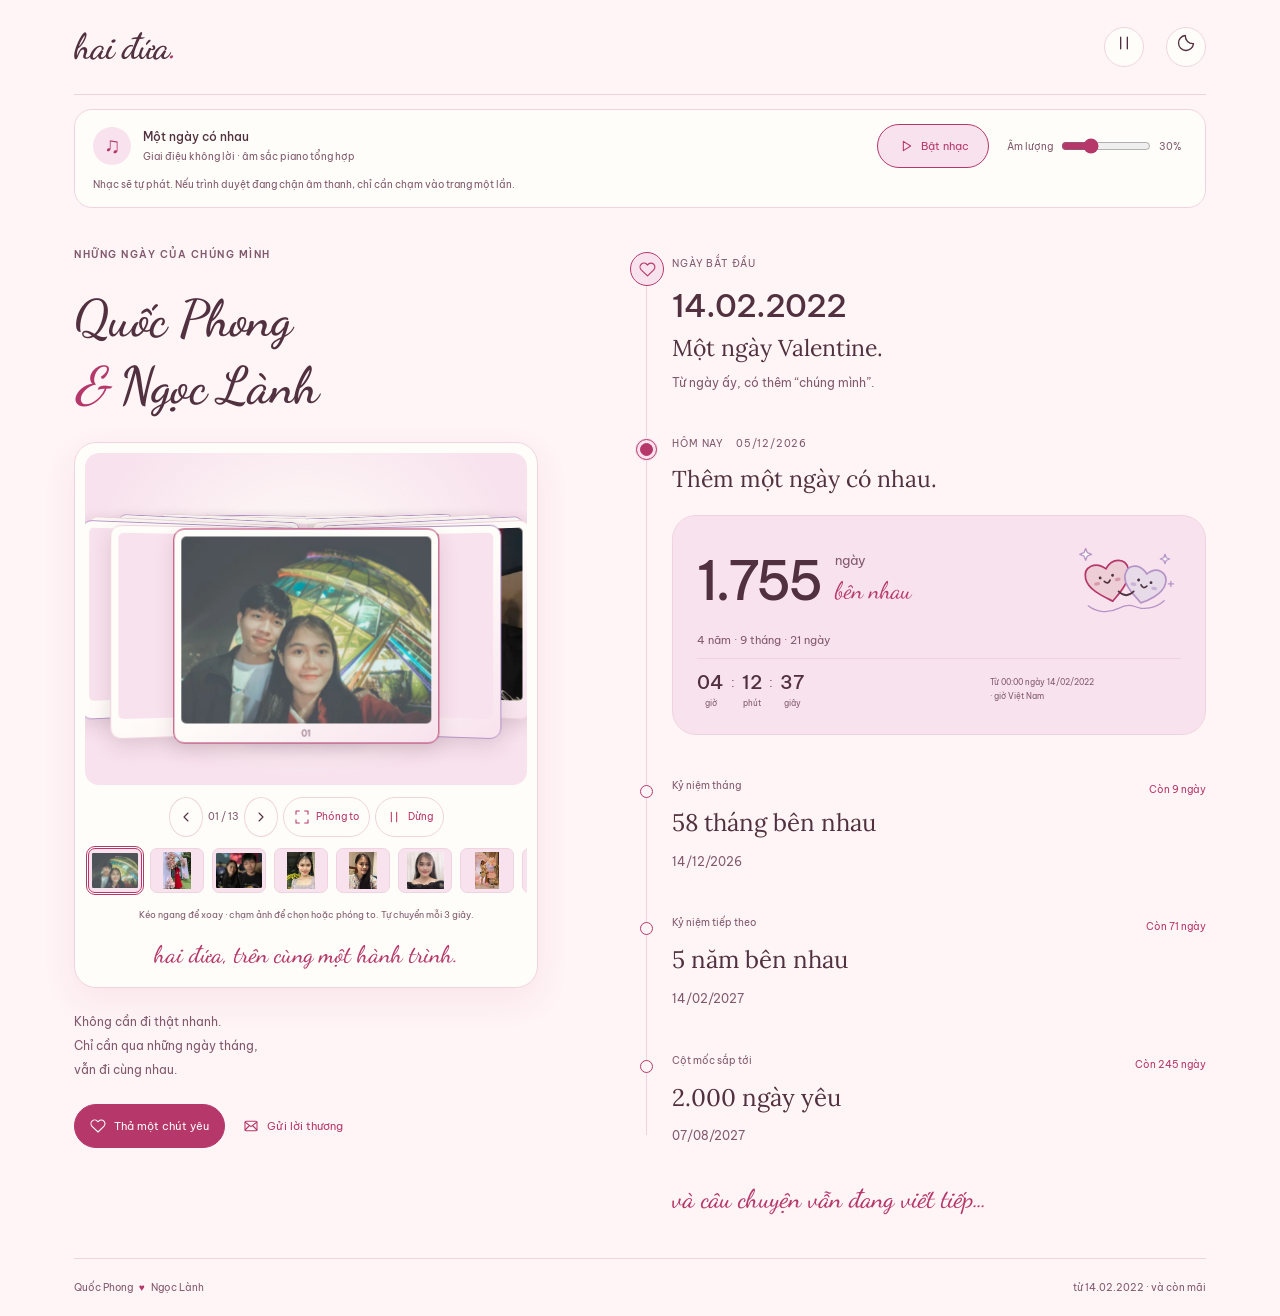
<file: index.html>
<!doctype html>
<html lang="vi" data-layout="timeline" data-theme="light" data-motion="off">
<head>
  <meta charset="UTF-8">
  <meta name="viewport" content="width=device-width, initial-scale=1, viewport-fit=cover">
  <meta name="description" content="Dòng thời gian tình yêu của Quốc Phong và Ngọc Lành. Giữ lại từng khoảnh khắc, đếm từng ngày bên nhau từ 14/02/2022.">
  <meta name="theme-color" content="#fff4f6">
  <title>Phong & Lành</title>
  <link rel="icon" href="data:image/svg+xml,%3Csvg xmlns='http://www.w3.org/2000/svg' viewBox='0 0 64 64'%3E%3Crect width='64' height='64' rx='18' fill='%23fff4f6'/%3E%3Cpath d='M32 49 12 30C-2 15 20 3 32 19 44 3 66 15 52 30Z' fill='%23b6386a'/%3E%3C/svg%3E">
  <script>
    try {
      const theme = localStorage.getItem("phong-lanh-layout-theme");
      if (theme === "light" || theme === "dark") document.documentElement.dataset.theme = theme;
    } catch { /* The keepsake also works without browser storage. */ }
  </script>
  <link rel="stylesheet" href="https://fonts.googleapis.com/css2?family=Be+Vietnam+Pro:wght@400;500;600;700&family=Dancing+Script:wght@500;600;700&family=Lora:ital,wght@0,400;0,500;1,400;1,500&display=swap">
  <link rel="stylesheet" href="styles.css">
  <link rel="stylesheet" href="gallery.css">
  <link rel="stylesheet" href="hearts.css">
  <script src="gallery.js" defer></script>
  <script src="hearts.js" defer></script>
  <script src="counter.js" defer></script>
  <script src="app.js" defer></script>
  <script src="music.js" defer></script>
</head>
<body>
  <svg class="icon-definitions" xmlns="http://www.w3.org/2000/svg" aria-hidden="true">
    <symbol id="icon-heart" viewBox="0 0 24 24"><path d="M20.8 4.6a5.5 5.5 0 0 0-7.8 0L12 5.7l-1.1-1.1a5.5 5.5 0 0 0-7.8 7.8L12 21l8.8-8.6a5.5 5.5 0 0 0 0-7.8Z"/></symbol>
    <symbol id="icon-sun" viewBox="0 0 24 24"><circle cx="12" cy="12" r="4"/><path d="M12 2v2m0 16v2M2 12h2m16 0h2M4.9 4.9l1.4 1.4m11.4 11.4 1.4 1.4M4.9 19.1l1.4-1.4M17.7 6.3l1.4-1.4"/></symbol>
    <symbol id="icon-moon" viewBox="0 0 24 24"><path d="M21 12.8A9 9 0 0 1 11.2 3a9 9 0 1 0 9.8 9.8Z"/></symbol>
    <symbol id="icon-letter" viewBox="0 0 24 24"><rect x="3" y="5" width="18" height="14" rx="2"/><path d="m3 6 9 7 9-7m-18 12 6-6m12 6-6-6"/></symbol>
    <symbol id="icon-calendar" viewBox="0 0 24 24"><rect x="3" y="5" width="18" height="16" rx="3"/><path d="M7 3v4m10-4v4M3 11h18"/></symbol>
    <symbol id="icon-sparkle" viewBox="0 0 24 24"><path d="m12 3 2.5 6.5L21 12l-6.5 2.5L12 21l-2.5-6.5L3 12l6.5-2.5L12 3Z"/></symbol>
    <symbol id="icon-close" viewBox="0 0 24 24"><path d="m6 6 12 12M6 18 18 6"/></symbol>
    <symbol id="icon-copy" viewBox="0 0 24 24"><rect x="8" y="8" width="12" height="13" rx="2"/><path d="M16 8V5a2 2 0 0 0-2-2H5a2 2 0 0 0-2 2v9a2 2 0 0 0 2 2h3"/></symbol>
    <symbol id="icon-pause" viewBox="0 0 24 24"><path d="M8 5v14M16 5v14"/></symbol>
    <symbol id="icon-play" viewBox="0 0 24 24"><path d="m8 5 11 7-11 7V5Z"/></symbol>
  </svg>

  <div class="preview-shell">
    <header class="site-header">
      <a class="wordmark" href="#layout-stage" aria-label="Hai đứa, trở về đầu câu chuyện">hai đứa<span>.</span></a>
      <div class="header-actions">
        <button class="icon-button" id="motion-toggle" type="button" aria-label="Tạm dừng hiệu ứng chuyển động" title="Tạm dừng hiệu ứng chuyển động" disabled>
          <span id="motion-pause" aria-hidden="true"><svg class="icon"><use href="#icon-pause"/></svg></span>
          <span id="motion-play" aria-hidden="true" hidden><svg class="icon"><use href="#icon-play"/></svg></span>
        </button>
        <button class="icon-button" id="theme-toggle" type="button" aria-label="Chuyển sang giao diện tối" disabled>
          <span id="theme-moon" aria-hidden="true"><svg class="icon"><use href="#icon-moon"/></svg></span>
          <span id="theme-sun" aria-hidden="true" hidden><svg class="icon"><use href="#icon-sun"/></svg></span>
        </button>
      </div>
    </header>

    <section class="music-player" aria-label="Nhạc nền lãng mạn" data-state="paused">
      <div class="music-track"><span class="music-note" aria-hidden="true">♫</span><div><strong>Một ngày có nhau</strong><span>Giai điệu không lời · âm sắc piano tổng hợp</span></div></div>
      <div class="music-controls">
        <button id="music-toggle" class="music-button" type="button" aria-label="Bật nhạc nền"><svg class="icon" aria-hidden="true"><use id="music-icon" href="#icon-play"/></svg><span id="music-label">Bật nhạc</span></button>
        <label class="music-volume" for="music-volume">Âm lượng <input id="music-volume" type="range" min="0" max="100" value="30" step="1"><output id="music-volume-value" for="music-volume">30%</output></label>
      </div>
      <p id="music-status" class="music-status" role="status">Nhạc sẽ tự phát. Nếu trình duyệt đang chặn âm thanh, chỉ cần chạm vào trang một lần.</p>
    </section>

    <main id="layout-stage" tabindex="-1">
      <section class="timeline-layout" aria-labelledby="couple-title">
        <div class="timeline-portrait">
          <p class="eyebrow">NHỮNG NGÀY CỦA CHÚNG MÌNH</p>
          <h1 id="couple-title">Quốc Phong<br><span class="ampersand">&</span> Ngọc Lành</h1>
          <p class="mobile-love-summary"><span class="mobile-love-days" data-mobile-total-days>…</span><span><strong>ngày bên nhau</strong><small>từ Valentine 2022</small></span></p>
          <figure class="timeline-photo">
            <div data-part="photo">
              <div class="photo-gallery" data-photo-gallery role="region" aria-roledescription="album ảnh" aria-label="Album ảnh của hai đứa">
                <div class="gallery-viewer">
                  <img class="couple-image" data-gallery-image src="photos/couple.jpg" alt="Quốc Phong và Ngọc Lành chụp ảnh cùng nhau trước một công trình nhiều màu sắc vào buổi tối." width="2048" height="1536" decoding="async" fetchpriority="high" srcset="photo-variants/5e8ef31526e9d21a-96.webp 96w, photo-variants/5e8ef31526e9d21a-320.webp 320w, photo-variants/5e8ef31526e9d21a-640.webp 640w, photo-variants/5e8ef31526e9d21a-960.webp 960w, photo-variants/5e8ef31526e9d21a-1600.webp 1600w" sizes="(max-width: 680px) calc(100vw - 52px), (max-width: 900px) min(46vw, 380px), 480px">
                  <p class="gallery-empty" hidden><span aria-hidden="true">♡</span>Thêm ảnh vào thư mục photos để mở album của hai đứa.</p>
                </div>
                <div class="gallery-panel" hidden></div>
              </div>
            </div>
            <figcaption class="handwritten">hai đứa, trên cùng một hành trình.</figcaption>
          </figure>
          <p class="story-copy">Không cần đi thật nhanh. <br>Chỉ cần qua những ngày tháng, <br>vẫn đi cùng nhau.</p>
          <div data-part="actions">
            <div class="love-actions">
              <button class="love-button" id="send-love" type="button" data-action="celebrate" disabled><svg class="icon" aria-hidden="true"><use href="#icon-heart"/></svg><span data-love-label>Thả một chút yêu</span></button>
              <button class="share-button" id="open-share" type="button" data-action="share" disabled><svg class="icon" aria-hidden="true"><use href="#icon-letter"/></svg>Gửi lời thương</button>
            </div>
          </div>
        </div>
        <div class="timeline-story">
          <ol class="love-timeline">
            <li class="timeline-start"><span class="timeline-dot" aria-hidden="true"><svg class="icon"><use href="#icon-heart"/></svg></span><span class="event-label">NGÀY BẮT ĐẦU</span><time class="start-date" datetime="2022-02-14">14.02.2022</time><h2>Một ngày Valentine.</h2><p>Từ ngày ấy, có thêm “chúng mình”.</p></li>
            <li class="timeline-today">
              <span class="timeline-dot" aria-hidden="true"></span><span class="event-label">HÔM NAY <time id="today-date"></time></span>
              <h2>Thêm một ngày có nhau.</h2>
              <div data-part="counter">
                <div class="relationship-counter" role="group" aria-label="Thời gian Quốc Phong và Ngọc Lành đã bên nhau">
                  <div class="counter-heading">
                    <div class="day-count"><span class="day-value" id="total-days">…</span><span class="day-unit">ngày <em>bên nhau</em></span></div>
                    <svg class="counter-doodle" xmlns="http://www.w3.org/2000/svg" viewBox="0 0 128 96" aria-hidden="true" focusable="false">
                      <path class="doodle-trail" d="M18 78c10 8 24 9 36 3s16-3 23-1 20 2 31-8"/>
                      <path class="doodle-sparkle" d="m15 10 2 5 5 2-5 2-2 5-2-5-5-2 5-2Z"/>
                      <path class="doodle-sparkle" d="m109 17 1.5 4 4 1.5-4 1.5-1.5 4-1.5-4-4-1.5 4-1.5Z"/>
                      <path class="doodle-trail" d="M116 49v6m-3-3h6"/>
                      <g transform="rotate(-12 42 48)">
                        <path class="doodle-heart-blush" d="M42 73C36 68 16 55 16 40c0-14 16-18 26-6 10-12 26-8 26 6 0 15-20 28-26 33Z"/>
                        <g class="doodle-cheek-blush"><ellipse cx="28" cy="49" rx="3.5" ry="2"/><ellipse cx="53" cy="49" rx="3.5" ry="2"/></g>
                        <g class="doodle-eyes"><circle cx="33" cy="43" r="1.7"/><circle cx="48" cy="43" r="1.7"/></g>
                        <path class="doodle-smile" d="M37 48q3.5 5 7 0"/>
                      </g>
                      <g transform="rotate(12 85 52)">
                        <path class="doodle-heart-lavender" d="M85 75C80 70 60 60 60 46c0-13 15-17 25-6 10-12 24-7 24 6 0 14-18 26-24 29Z"/>
                        <g class="doodle-cheek-lavender"><ellipse cx="72" cy="55" rx="3.5" ry="2"/><ellipse cx="97" cy="55" rx="3.5" ry="2"/></g>
                        <g class="doodle-eyes"><circle cx="77" cy="49" r="1.7"/><circle cx="92" cy="49" r="1.7"/></g>
                        <path class="doodle-smile" d="M81 54q3.5 5 7 0"/>
                      </g>
                      <path class="doodle-smile" d="M54 61q9 9 18 0"/>
                    </svg>
                  </div>
                  <p class="calendar-duration" id="calendar-duration">Từ ngày 14/02/2022</p>
                  <div class="clock" role="group" aria-label="Giờ, phút và giây trong ngày yêu nhau hiện tại"><span class="clock-unit"><strong id="hours">--</strong><span>giờ</span></span><span class="clock-colon" aria-hidden="true">:</span><span class="clock-unit"><strong id="minutes">--</strong><span>phút</span></span><span class="clock-colon" aria-hidden="true">:</span><span class="clock-unit"><strong id="seconds">--</strong><span>giây</span></span></div>
                  <p class="counter-footnote">Từ 00:00 ngày 14/02/2022 · giờ Việt Nam</p>
                </div>
              </div>
            </li>
            <li data-timeline-event="monthly">
              <span class="timeline-dot" aria-hidden="true"></span>
              <div data-part="monthly"><article class="upcoming-date"><span class="event-icon" aria-hidden="true"><svg class="icon"><use href="#icon-calendar"/></svg></span><div class="event-content"><p class="event-label">Kỷ niệm tháng</p><h3 id="monthly-title">Thêm một tháng bên nhau</h3><time id="monthly-date">Ngày 14 hằng tháng</time></div><span class="countdown" id="monthly-countdown">…</span></article></div>
            </li>
            <li data-timeline-event="anniversary">
              <span class="timeline-dot" aria-hidden="true"></span>
              <div data-part="anniversary"><article class="upcoming-date"><span class="event-icon" aria-hidden="true"><svg class="icon"><use href="#icon-calendar"/></svg></span><div class="event-content"><p class="event-label">Kỷ niệm tiếp theo</p><h3 id="anniversary-title">Ngày của chúng mình</h3><time id="anniversary-date">14/02 hằng năm</time></div><span class="countdown" id="anniversary-countdown">…</span></article></div>
            </li>
            <li data-timeline-event="milestone">
              <span class="timeline-dot" aria-hidden="true"></span>
              <div data-part="milestone"><article class="upcoming-date"><span class="event-icon" aria-hidden="true"><svg class="icon"><use href="#icon-sparkle"/></svg></span><div class="event-content"><p class="event-label">Cột mốc sắp tới</p><h3 id="milestone-title">Thêm những ngày bên nhau</h3><time id="milestone-date">Mỗi 500 ngày, thêm một dấu mốc thương.</time></div><span class="countdown" id="milestone-countdown">…</span></article></div>
            </li>
          </ol>
          <p class="timeline-epilogue handwritten">và câu chuyện vẫn đang viết tiếp…</p>
        </div>
      </section>
      <noscript>
        <style>.header-actions, .music-player, .love-actions, .mobile-love-summary, .timeline-today .counter-heading, .clock, .countdown { display: none; }</style>
        <p class="noscript-note">Quốc Phong & Ngọc Lành đã bên nhau từ 14/02/2022. Bạn vẫn có thể xem ảnh và câu chuyện; bật JavaScript để xem album, bộ đếm thời gian, những ngày hẹn tiếp theo và nghe nhạc nền.</p>
      </noscript>
    </main>

    <footer class="site-footer"><span>Quốc Phong <span class="footer-heart" aria-hidden="true">♥</span> Ngọc Lành</span><span>từ 14.02.2022 · và còn mãi</span></footer>
  </div>

  <canvas class="celebration-canvas" id="celebration" aria-hidden="true" hidden></canvas>
  <p class="sr-only" id="celebration-status" role="status"></p>
  <p class="sr-only" id="motion-status" role="status"></p>
  <dialog class="share-dialog" id="share-dialog" aria-labelledby="share-title">
    <div class="dialog-heading"><h2 id="share-title">Một chút yêu thương</h2><button class="icon-button" id="close-share" type="button" aria-label="Đóng lời nhắn"><svg class="icon" aria-hidden="true"><use href="#icon-close"/></svg></button></div>
    <p class="dialog-copy">Một lời nhắn nhỏ, dành cho người đặc biệt.</p>
    <label class="sr-only" for="share-message">Lời nhắn để sao chép</label>
    <textarea id="share-message" rows="5" readonly></textarea>
    <button class="copy-button" id="copy-message" type="button"><svg class="icon" aria-hidden="true"><use href="#icon-copy"/></svg>Sao chép lời nhắn</button>
    <p class="copy-status" id="copy-status" role="status"></p>
  </dialog>
</body>
</html>
</file>
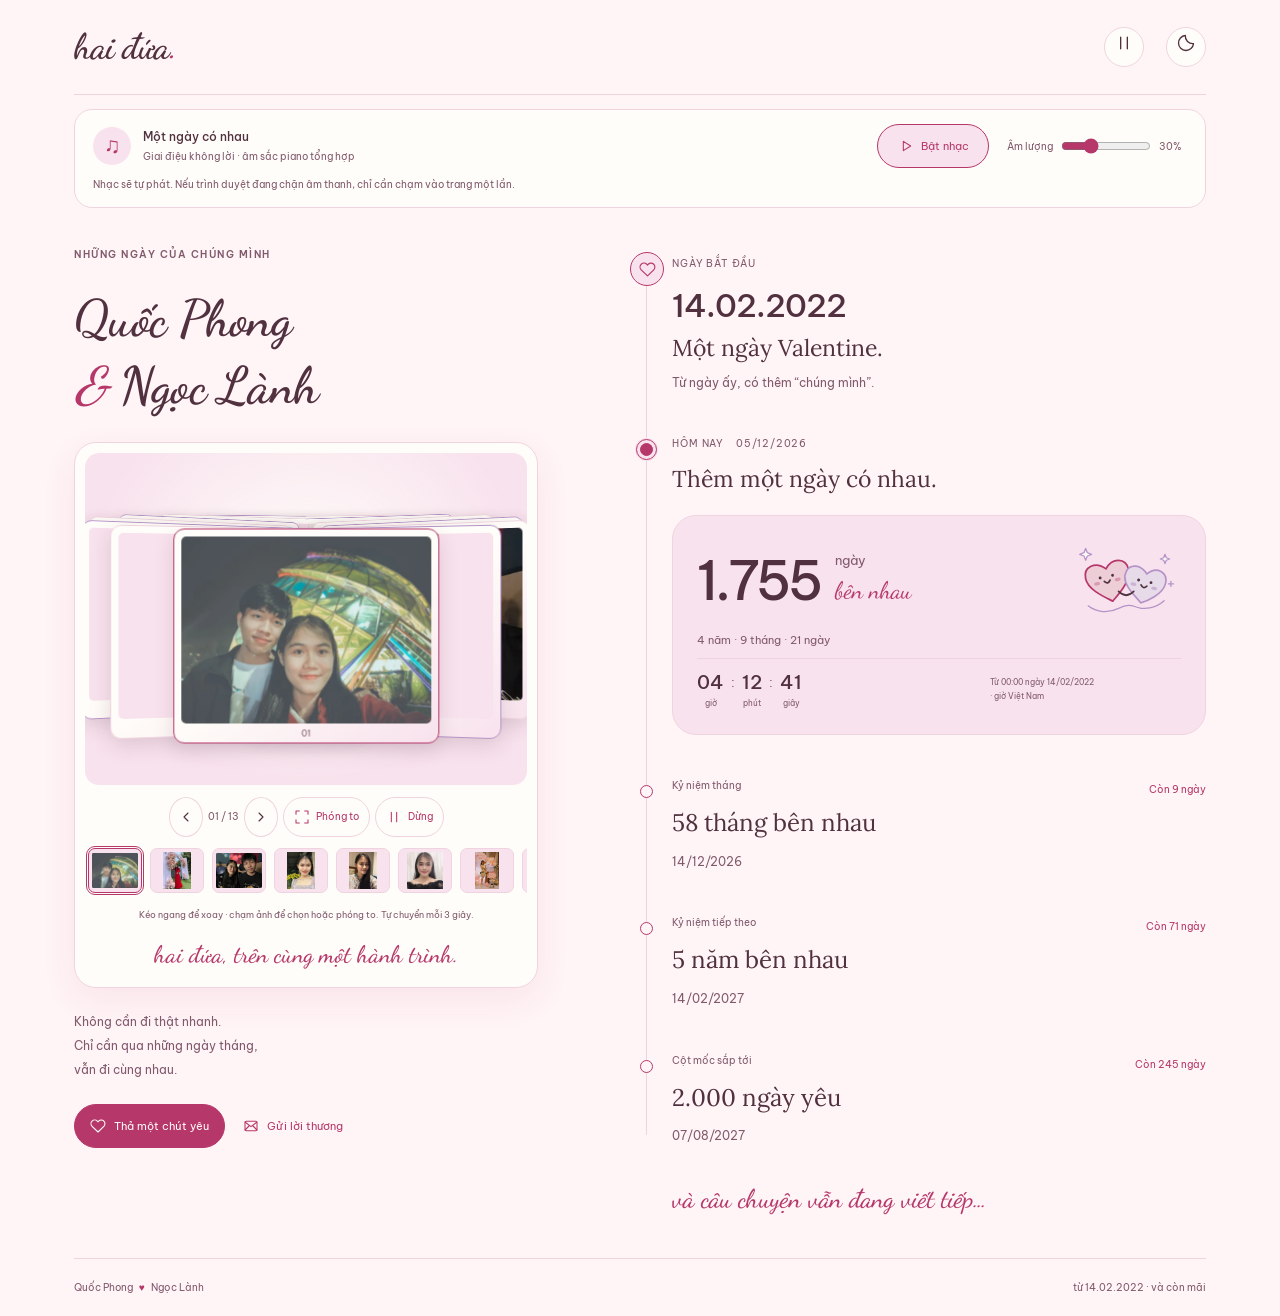
<file: layouts.html>
<!doctype html>
<html lang="vi" data-layout="timeline" data-theme="light">
<head>
  <meta charset="UTF-8">
  <meta name="viewport" content="width=device-width, initial-scale=1">
  <meta name="description" content="Chuyện tình Quốc Phong và Ngọc Lành đã chuyển về trang chính.">
  <meta http-equiv="refresh" content="0; url=index.html">
  <title>Chuyện hai đứa</title>
  <script>
    // Resolve against this page, not the domain root: nested sites and file: previews work too.
    const destination = new URL("index.html", window.location.href);
    destination.search = window.location.search;
    window.location.replace(destination.href);
  </script>
  <style>
    body { margin: 0; padding: 48px 16px; background: #fff4f6; color: #51313f; font: 16px/1.7 "Segoe UI", Arial, sans-serif; }
    main { max-width: 520px; margin-inline: auto; }
    h1 { font-size: 28px; }
    a { color: #b6386a; text-underline-offset: 4px; }
    a:focus-visible { outline: 2px solid currentColor; outline-offset: 5px; }
  </style>
</head>
<body>
  <main>
    <h1>Chuyện của hai đứa</h1>
    <p>Dòng thời gian tình yêu của Quốc Phong & Ngọc Lành giờ ở trang chính.</p>
    <p><a href="index.html">Mở dòng thời gian tình yêu</a> nếu trang chưa tự chuyển.</p>
  </main>
</body>
</html>
</file>
<file: styles.css>
/* The single, cotton-candy love timeline and its shared controls. */
:root {
  --bg: #fff4f6;
  --surface: #fffdf9;
  --ink: #51313f;
  --muted: #80596d;
  --accent: #b6386a;
  --line: #efd4df;
  --soft: #f8e2ed;
  --secondary: #b593c7;
  --button-ink: #fffdf9;
  --font-body: "Be Vietnam Pro", "Segoe UI", Arial, sans-serif;
  --font-display: "Lora", Georgia, "Times New Roman", serif;
  --font-note: "Dancing Script", "Lora", Georgia, serif;
  color-scheme: light;
  padding-block: env(safe-area-inset-top, 0px) env(safe-area-inset-bottom, 0px);
}
@media (prefers-color-scheme: dark) {
  :root:not([data-theme="light"]) {
    --bg: #211922;
    --surface: #302332;
    --ink: #faedf2;
    --muted: #cfadbf;
    --accent: #f3a9c5;
    --line: #5b3b4c;
    --soft: #402936;
    --secondary: #b7a0ca;
    --button-ink: #302332;
    color-scheme: dark;
  }
}
:root[data-theme="dark"] {
  --bg: #211922;
  --surface: #302332;
  --ink: #faedf2;
  --muted: #cfadbf;
  --accent: #f3a9c5;
  --line: #5b3b4c;
  --soft: #402936;
  --secondary: #b7a0ca;
  --button-ink: #302332;
  color-scheme: dark;
}
:root[data-theme="light"] { color-scheme: light; }

* { box-sizing: border-box; }
body { margin: 0; background: var(--bg); color: var(--ink); font-family: var(--font-body); font-size: 14px; line-height: 1.7; -webkit-font-smoothing: antialiased; }
button, textarea { font: inherit; }
button, a { -webkit-tap-highlight-color: transparent; }
button { cursor: pointer; }
a { color: inherit; }
button, a, textarea { outline-offset: 5px; }
:focus-visible { outline: 2px solid var(--accent); }
p, h1, h2, h3, figure { margin: 0; }
h1, h2, h3 { text-wrap: balance; }
img { max-width: 100%; }
[hidden] { display: none !important; }
.icon-definitions { position: absolute; width: 0; height: 0; overflow: hidden; }
.icon { width: 20px; height: 20px; flex: 0 0 20px; fill: none; stroke: currentColor; stroke-width: 1.6; stroke-linecap: round; stroke-linejoin: round; }
.preview-shell { position: relative; z-index: 1; width: 100%; max-width: 1180px; margin-inline: auto; padding-inline: 24px; }
.site-header { display: flex; justify-content: space-between; align-items: center; gap: 18px; padding-block: 20px; border-bottom: 1px solid var(--line); }
.wordmark { font-family: var(--font-note); font-size: 36px; line-height: 1.5; font-weight: 600; letter-spacing: -1px; text-decoration: none; }
.wordmark span { color: var(--accent); }
.header-actions { display: flex; align-items: center; gap: 22px; min-width: 0; }
.icon-button { display: grid; place-items: center; width: 40px; height: 40px; flex: 0 0 40px; padding: 0; border: 1px solid var(--line); border-radius: 50%; background: var(--surface); color: var(--ink); }
.icon-button:hover { border-color: var(--accent); }
.icon-button:disabled { cursor: default; opacity: 0.55; }
#layout-stage { min-width: 0; padding-block: 25px 40px; outline: none; }
#layout-stage * { min-width: 0; }
.eyebrow { color: var(--muted); font-size: 10px; font-weight: 600; line-height: 1.8; letter-spacing: 0.15em; }
h1 { font-family: var(--font-display); font-size: 54px; font-weight: 400; line-height: 1.3; letter-spacing: -1.7px; }
.ampersand { color: var(--accent); font-family: var(--font-note); font-style: italic; }
.handwritten { font-family: var(--font-note); color: var(--accent); font-size: 30px; font-weight: 500; line-height: 1.45; }
.story-copy { color: var(--muted); font-size: 13px; line-height: 2; }
.couple-image { display: block; width: 100%; height: auto; aspect-ratio: 4 / 3; object-fit: contain; }
.day-count { display: flex; align-items: center; gap: 16px; }
.day-value { font-family: var(--font-body); font-size: 56px; line-height: 1.1; letter-spacing: -0.065em; font-weight: 500; font-variant-numeric: tabular-nums; }
.day-unit { display: flex; flex-direction: column; color: var(--muted); font-size: 13px; line-height: 1.7; }
.day-unit em { font-family: var(--font-note); font-size: 24px; color: var(--accent); font-style: normal; }
.calendar-duration { font-size: 11px; color: var(--muted); line-height: 1.9; }
.clock { display: flex; justify-content: center; align-items: flex-start; gap: 10px; font-variant-numeric: tabular-nums; }
.clock-unit { display: flex; flex-direction: column; align-items: center; }
.clock-unit strong { font-size: 23px; line-height: 1.5; font-weight: 500; }
.clock-unit > span { color: var(--muted); font-size: 9px; }
.clock-colon { padding-top: 3px; font-size: 18px; color: var(--muted); }
.counter-footnote { color: var(--muted); font-size: 9px; line-height: 1.8; }
.love-actions { display: flex; align-items: center; flex-wrap: wrap; gap: 10px 17px; }
.love-button, .share-button { display: inline-flex; align-items: center; justify-content: center; gap: 8px; min-height: 44px; padding: 10px 15px; border: 1px solid var(--line); border-radius: 100px; background: var(--surface); color: var(--accent); font-size: 11px; }
.love-button .icon, .share-button .icon { width: 16px; height: 16px; flex-basis: 16px; }
.love-button:hover, .share-button:hover { border-color: var(--accent); }
.share-button { background: transparent; border-color: transparent; padding-inline: 4px; }
.event-label { color: var(--muted); font-size: 10px; line-height: 1.8; }
.upcoming-date { display: flex; align-items: center; gap: 13px; padding-block: 22px; }
.event-icon { display: grid; place-items: center; flex: 0 0 34px; width: 34px; height: 34px; border-radius: 50%; background: var(--soft); color: var(--accent); }
.event-icon .icon { width: 17px; height: 17px; }
.event-content { display: flex; flex: 1; flex-direction: column; gap: 3px; }
.event-content h3 { font-size: 15px; font-weight: 500; }
.event-content time { color: var(--muted); font-size: 11px; font-variant-numeric: tabular-nums; }
.countdown { color: var(--accent); font-size: 10px; white-space: nowrap; }
.site-footer { display: flex; align-items: center; justify-content: space-between; flex-wrap: wrap; gap: 8px 20px; padding-block: 20px; border-top: 1px solid var(--line); color: var(--muted); font-size: 10px; }
.footer-heart { display: inline-block; color: var(--accent); padding-inline: 4px; }
.noscript-note { padding-top: 24px; color: var(--muted); font-size: 12px; }

.timeline-layout { display: grid; grid-template-columns: 0.9fr 1.1fr; align-items: start; gap: 100px; padding-top: 9px; }
.timeline-portrait { position: sticky; top: 24px; display: flex; flex-direction: column; align-items: flex-start; gap: 22px; }
.timeline-portrait h1 { font-family: var(--font-note); font-size: clamp(39px, 4vw, 55px); font-weight: 600; letter-spacing: -0.7px; }
.mobile-love-summary { display: none; }
.timeline-photo { width: 100%; margin-top: 1px; padding: 10px 10px 14px; background: var(--surface); border: 1px solid var(--line); border-radius: 22px; box-shadow: 0 12px 35px color-mix(in srgb, var(--accent) 8%, transparent); }
.timeline-photo [data-part="photo"] { border-radius: 14px; overflow: hidden; }
.timeline-photo figcaption { padding-top: 12px; font-size: 24px; text-align: center; }
.timeline-portrait .story-copy { font-size: 12px; }
.timeline-portrait .love-actions { gap: 7px 13px; }
.timeline-portrait .love-button { background: var(--accent); border-color: var(--accent); color: var(--button-ink); }
.love-timeline { position: relative; display: flex; flex-direction: column; gap: 0; list-style: none; margin: 0; padding: 0 0 0 34px; }
.love-timeline::before { content: ""; position: absolute; top: 24px; bottom: 45px; left: 8px; width: 1px; background: var(--line); }
.love-timeline > li { position: relative; padding-block: 9px 33px; }
.timeline-dot { position: absolute; top: 17px; left: -32px; width: 13px; height: 13px; background: var(--bg); border: 1px solid var(--accent); border-radius: 50%; }
.timeline-start .timeline-dot { display: grid; place-items: center; top: 6px; left: -42px; width: 34px; height: 34px; color: var(--accent); background: var(--soft); }
.timeline-start .timeline-dot .icon { width: 17px; height: 17px; }
.timeline-start > .event-label, .timeline-today > .event-label { display: block; font-size: 10px; letter-spacing: 0.08em; }
.start-date { display: block; font-family: var(--font-body); font-variant-numeric: tabular-nums; font-size: 32px; font-weight: 500; letter-spacing: -1px; line-height: 1.5; padding-top: 8px; }
.love-timeline h2 { font-family: var(--font-display); font-size: 23px; font-weight: 400; line-height: 1.65; }
.timeline-start > p { color: var(--muted); font-size: 12px; padding-top: 6px; }
.timeline-today > .event-label { display: flex; align-items: center; gap: 12px; }
.timeline-today > h2 { padding-block: 7px 17px; }
.timeline-today .timeline-dot { background: var(--accent); box-shadow: 0 0 0 5px var(--soft); }
.timeline-today .relationship-counter { display: grid; grid-template-columns: 1fr 0.7fr; align-items: center; gap: 9px 20px; padding: 24px; border: 1px solid var(--line); border-radius: 24px; background: var(--soft); }
.counter-heading { grid-column: 1 / -1; display: flex; align-items: center; justify-content: space-between; gap: 16px; }
.timeline-today .day-count { flex: 1 1 auto; flex-wrap: wrap; gap: 4px 16px; }
.timeline-today .day-value { flex: 0 0 auto; font-size: 53px; white-space: nowrap; }
.timeline-today .day-unit { flex: 0 0 auto; white-space: nowrap; }
.counter-doodle { display: block; flex: 0 0 108px; width: 108px; height: auto; pointer-events: none; fill: none; stroke-width: 2; stroke-linecap: round; stroke-linejoin: round; }
.doodle-heart-blush { fill: var(--surface); fill: color-mix(in srgb, var(--surface) 76%, var(--accent)); stroke: var(--accent); }
.doodle-heart-lavender { fill: var(--surface); fill: color-mix(in srgb, var(--surface) 68%, var(--secondary)); stroke: var(--secondary); }
.doodle-eyes { fill: var(--ink); }
.doodle-smile { stroke: var(--ink); }
.doodle-cheek-blush { fill: var(--accent); opacity: 0.35; }
.doodle-cheek-lavender { fill: var(--secondary); opacity: 0.55; }
.doodle-sparkle { fill: var(--surface); stroke: var(--secondary); stroke-width: 1.5; }
.doodle-trail { stroke: var(--secondary); stroke-width: 1.5; }
.timeline-today .calendar-duration { grid-column: 1 / -1; padding-bottom: 7px; border-bottom: 1px solid var(--line); }
.timeline-today .clock { justify-content: flex-start; gap: 7px; }
.timeline-today .clock-unit strong { font-size: 19px; }
.timeline-today .clock-unit > span { font-size: 8px; }
.timeline-today .clock-colon { font-size: 13px; }
.timeline-today .counter-footnote { max-width: 21ch; font-size: 8px; }
.love-timeline .upcoming-date { align-items: flex-start; padding-block: 0; gap: 12px; }
.love-timeline .upcoming-date .event-icon { display: none; }
.love-timeline .event-content { gap: 8px; }
.love-timeline .event-content h3 { font-family: var(--font-display); font-size: 24px; font-weight: 400; }
.love-timeline .event-content time { font-size: 12px; }
.love-timeline .countdown { padding-top: 4px; }
.timeline-epilogue { padding-left: 34px; font-size: 26px; }

.celebration-canvas { position: fixed; inset: 0; width: 100%; height: 100%; pointer-events: none; z-index: 20; }
.sr-only { position: absolute; width: 1px; height: 1px; padding: 0; margin: -1px; overflow: hidden; clip-path: inset(50%); white-space: nowrap; border: 0; }
.share-dialog { width: min(460px, calc(100% - 32px)); max-height: calc(100% - 48px); overflow-y: auto; padding: 25px; border: 1px solid var(--line); border-radius: 18px; background: var(--surface); color: var(--ink); box-shadow: 0 20px 80px color-mix(in srgb, var(--ink) 15%, transparent); }
.preview-shell[inert] { pointer-events: none; }
.share-dialog:not([open]) { display: none; }
.share-dialog[data-fallback="true"][open] { position: fixed; inset: 0; height: fit-content; margin: auto; z-index: 30; }
.share-dialog::backdrop { background: color-mix(in srgb, var(--bg) 50%, transparent); backdrop-filter: blur(6px); }
.dialog-heading { display: flex; align-items: center; justify-content: space-between; gap: 16px; }
.dialog-heading h2 { font-family: var(--font-display); font-size: 24px; font-weight: 400; }
.dialog-heading .icon-button { width: 34px; height: 34px; flex-basis: 34px; }
.dialog-copy { padding-block: 10px 18px; color: var(--muted); font-size: 11px; }
#share-message { width: 100%; resize: vertical; min-height: 130px; padding: 14px; border: 1px solid var(--line); border-radius: 10px; background: var(--bg); color: var(--ink); font-size: 12px; line-height: 1.9; }
.copy-button { display: flex; align-items: center; justify-content: center; gap: 9px; width: 100%; min-height: 45px; margin-top: 12px; padding: 11px 15px; border: 1px solid var(--accent); border-radius: 10px; background: var(--accent); color: var(--button-ink); font-size: 12px; }
.copy-button .icon { width: 17px; height: 17px; flex-basis: 17px; }
.copy-status { min-height: 24px; padding-top: 10px; color: var(--muted); font-size: 10px; }

.music-player { display: flex; align-items: center; flex-wrap: wrap; gap: 8px 24px; margin-block: 14px 4px; padding: 14px 18px; border: 1px solid var(--line); border-radius: 18px; background: var(--surface); }
.music-track { display: flex; align-items: center; gap: 12px; flex: 1 1 240px; min-width: 0; }
.music-track > div { display: flex; flex-direction: column; min-width: 0; }
.music-track strong { font-size: 12px; font-weight: 500; }
.music-track > div > span { font-size: 10px; color: var(--muted); }
.music-note { display: grid; place-items: center; width: 38px; height: 38px; flex: 0 0 38px; border-radius: 50%; background: var(--soft); color: var(--accent); font-size: 22px; }
.music-controls { display: flex; align-items: center; flex-wrap: wrap; gap: 12px 18px; }
.music-button { display: inline-flex; justify-content: center; align-items: center; gap: 7px; min-height: 44px; min-width: 112px; padding: 8px 14px; border: 1px solid var(--accent); border-radius: 30px; background: var(--soft); color: var(--accent); font-size: 11px; }
.music-button .icon { width: 16px; height: 16px; flex-basis: 16px; }
.music-button:disabled { cursor: wait; opacity: 0.65; }
.music-volume { display: flex; align-items: center; gap: 8px; font-size: 10px; color: var(--muted); }
.music-volume input { width: 90px; min-width: 0; height: 32px; margin: 0; accent-color: var(--accent); cursor: pointer; }
.music-volume output { min-width: 4ch; font-variant-numeric: tabular-nums; }
.music-status { flex-basis: 100%; color: var(--muted); font-size: 10px; }
.music-player[data-state="playing"] .music-note { background: var(--accent); color: var(--button-ink); }

@media (max-width: 1080px) {
  .timeline-layout { gap: 50px; }
  .timeline-today .relationship-counter { padding: 20px; }
  .timeline-today .day-value { font-size: 47px; }
}
@media (max-width: 900px) {
  .day-value { font-size: 48px; }
  .day-unit { font-size: 11px; }
  .day-unit em { font-size: 22px; }
  .timeline-layout { grid-template-columns: 1fr; gap: 34px; max-width: 680px; margin-inline: auto; }
  .timeline-portrait { position: static; display: grid; grid-template-columns: 1fr 1fr; gap: 16px 28px; align-items: start; }
  .timeline-portrait > .eyebrow { grid-column: 1 / -1; }
  .timeline-portrait h1 { grid-column: 1; font-size: 40px; }
  .timeline-photo { grid-column: 2; grid-row: 2 / 5; align-self: center; }
  .timeline-photo figcaption { font-size: 20px; }
  .timeline-portrait .story-copy { grid-column: 1; }
  .timeline-portrait [data-part="actions"] { grid-column: 1; }
}
@media (max-width: 680px) {
  .preview-shell { padding-inline: 16px; }
  .site-header { padding-block: 15px; }
  .wordmark { font-size: 31px; }
  .header-actions { gap: 10px; }
  .icon-button { width: 36px; height: 36px; flex-basis: 36px; }
  #layout-stage { padding-block: 17px 30px; }
  .site-footer { font-size: 9px; padding-block: 17px; }
  .event-content h3 { font-size: 14px; }
  .event-content time { font-size: 10px; }
  .event-label { font-size: 9px; }
  .countdown { font-size: 9px; }
  .timeline-layout { gap: 30px; padding-top: 0; }
  .timeline-portrait { display: flex; flex-direction: column; gap: 14px; }
  .timeline-portrait .eyebrow { font-size: 9px; }
  .timeline-portrait h1 { font-size: clamp(38px, 10.6vw, 49px); line-height: 1.18; }
  .mobile-love-summary { display: flex; align-items: center; gap: 11px; padding: 9px 13px; border: 1px solid var(--line); border-radius: 16px; background: linear-gradient(135deg, var(--surface), var(--soft)); box-shadow: 0 8px 24px color-mix(in srgb, var(--accent) 7%, transparent); }
  .mobile-love-days { color: var(--accent); font-size: clamp(28px, 8vw, 36px); font-weight: 600; line-height: 1; letter-spacing: -0.055em; font-variant-numeric: tabular-nums; }
  .mobile-love-summary > span:last-child { display: flex; flex-direction: column; line-height: 1.35; }
  .mobile-love-summary strong { font-family: var(--font-display); font-size: 13px; font-weight: 500; }
  .mobile-love-summary small { color: var(--muted); font-size: 9px; }
  .timeline-photo { max-width: 380px; }
  .timeline-photo figcaption { font-size: 24px; }
  .timeline-portrait .story-copy { font-size: 12px; }
  .timeline-portrait .story-copy br { display: none; }
  .love-timeline { padding-left: 30px; }
  .love-timeline::before { left: 7px; }
  .timeline-dot { left: -28px; width: 11px; height: 11px; }
  .timeline-start .timeline-dot { left: -39px; }
  .love-timeline > li { padding-bottom: 29px; }
  .love-timeline h2 { font-size: 21px; }
  .start-date { font-size: 30px; }
  .timeline-today .relationship-counter { padding: 20px 18px; gap: 11px 12px; }
  .counter-heading { gap: 10px; }
  .counter-doodle { flex-basis: 72px; width: 72px; }
  .timeline-today .day-count { gap: 4px 12px; }
  .timeline-today .day-value { font-size: clamp(39px, 11.5vw, 47px); }
  .timeline-today .day-unit { font-size: 10px; }
  .timeline-today .day-unit em { font-size: 21px; }
  .timeline-today .calendar-duration { font-size: 9px; }
  .timeline-today .counter-footnote { font-size: 7px; }
  .love-timeline .event-content h3 { font-size: 21px; }
  .love-timeline .event-content time { font-size: 11px; }
  .timeline-epilogue { padding-left: 30px; font-size: 25px; }
  .music-player { position: relative; display: grid; grid-template-columns: minmax(0, 1fr) auto; margin-block: 9px 0; padding: 8px 10px; gap: 8px; border-radius: 14px; }
  .music-track { flex-basis: auto; gap: 9px; }
  .music-note { width: 32px; height: 32px; flex-basis: 32px; font-size: 18px; }
  .music-track > div > span, .music-volume { display: none; }
  .music-status { position: absolute; width: 1px; height: 1px; padding: 0; margin: -1px; overflow: hidden; clip-path: inset(50%); white-space: nowrap; border: 0; }
  .music-controls { width: auto; justify-content: flex-end; gap: 0; }
  .music-button { min-width: 96px; min-height: 40px; padding: 7px 11px; }
}
@media (max-width: 350px) {
  .header-actions { gap: 8px; }
  .timeline-today .relationship-counter { grid-template-columns: 1fr; padding-inline: 15px; }
  .counter-doodle { flex-basis: 56px; width: 56px; }
  .timeline-today .day-count { align-items: flex-start; flex-direction: column; gap: 4px; }
  .timeline-today .day-unit { display: block; }
  .timeline-today .counter-footnote { max-width: none; }
  .love-timeline .event-content h3 { font-size: 18px; }
  .love-timeline .upcoming-date { flex-wrap: wrap; }
  .love-timeline .event-content { flex-basis: 100%; }
  .music-controls { flex-direction: column; align-items: stretch; }
  .music-volume input { flex: 1; }
}

.icon-button, .love-button, .share-button, .copy-button { transition: transform 180ms ease, border-color 180ms ease, background-color 180ms ease; }
.love-button .icon { transition: transform 240ms ease; }
:root[data-motion="on"] .footer-heart { animation: heartbeat 5.5s ease-in-out infinite; transform-origin: center; }
:root[data-motion="on"] .timeline-today .timeline-dot::after { content: ""; position: absolute; inset: -5px; border: 1px solid var(--accent); border-radius: 50%; animation: today-ripple 4.5s ease-out infinite; }
:root[data-motion="on"] .share-dialog[open]::backdrop { animation: backdrop-enter 280ms ease-out; }
:root[data-motion-paused="true"] *,
:root[data-motion-paused="true"] *::before,
:root[data-motion-paused="true"] *::after { animation-play-state: paused !important; }
:root[data-motion="off"] *,
:root[data-motion="off"] *::before,
:root[data-motion="off"] *::after { animation: none !important; transition: none !important; }
@keyframes heartbeat {
  0%, 12%, 24%, 100% { scale: 1; }
  6% { scale: 1.16; }
  18% { scale: 1.09; }
}
@keyframes today-ripple {
  0% { scale: 0.85; opacity: 0.5; }
  65%, 100% { scale: 1.9; opacity: 0; }
}
@keyframes backdrop-enter {
  from { opacity: 0; }
  to { opacity: 1; }
}
@media (hover: hover) and (pointer: fine) {
  :root[data-motion="on"] .icon-button:not(:disabled):hover,
  :root[data-motion="on"] .love-button:hover,
  :root[data-motion="on"] .share-button:hover,
  :root[data-motion="on"] .copy-button:hover { transform: translateY(-2px); }
  :root[data-motion="on"] .love-button:hover .icon { transform: rotate(-8deg) scale(1.1); }
}
:root[data-motion="on"] .icon-button:not(:disabled):active,
:root[data-motion="on"] .love-button:active,
:root[data-motion="on"] .share-button:active,
:root[data-motion="on"] .copy-button:active { transform: scale(0.98); }
@media (prefers-reduced-motion: reduce) {
  *, *::before, *::after { animation: none !important; transition: none !important; }
  :root[data-motion="on"] .icon-button:not(:disabled):hover,
  :root[data-motion="on"] .love-button:hover,
  :root[data-motion="on"] .share-button:hover,
  :root[data-motion="on"] .copy-button:hover,
  :root[data-motion="on"] .love-button:hover .icon,
  :root[data-motion="on"] .icon-button:not(:disabled):active,
  :root[data-motion="on"] .love-button:active,
  :root[data-motion="on"] .share-button:active,
  :root[data-motion="on"] .copy-button:active { transform: none; }
}
@media (forced-colors: active) {
  .timeline-photo, .timeline-today .relationship-counter { border: 1px solid CanvasText; }
  .timeline-dot { background: Canvas; border-color: CanvasText; }
  .love-timeline::before { background: CanvasText; }
  .celebration-canvas, .timeline-today .timeline-dot::after, .counter-doodle { display: none; }
}
</file>
<file: gallery.css>
/* Circular keepsake album. All photographs, including previews, stay uncropped. */
.photo-gallery {
  --gallery-frame: var(--surface, #fffdf9);
  --gallery-blush: var(--soft, #f8e2ed);
  --gallery-lavender: var(--secondary, #b593c7);
  width: 100%;
  min-width: 0;
}
.gallery-viewer {
  position: relative;
  width: 100%;
  aspect-ratio: 4 / 3;
  overflow: hidden;
  border-radius: 14px;
  background: var(--gallery-blush);
  background: radial-gradient(ellipse at 50% 38%, var(--gallery-frame), transparent 70%), var(--gallery-blush);
  perspective: var(--gallery-perspective, 600px);
  perspective-origin: 50% 46%;
  touch-action: pan-y pinch-zoom;
}
/* This remains the truthful single-photo presentation before enhancement. */
.photo-gallery .gallery-viewer > img {
  display: block;
  width: 100%;
  max-width: 100%;
  height: 100%;
  aspect-ratio: auto;
  object-fit: contain;
}
.gallery-viewer:focus-visible { outline: 2px solid var(--accent, #b6386a); outline-offset: -3px; }
.gallery-viewer[data-dragging="true"] { cursor: grabbing; }
.gallery-ring { position: absolute; inset: 0; transform-style: preserve-3d; pointer-events: none; }
.photo-gallery[data-gallery-mode="3d"] .gallery-viewer:has(.gallery-ring:not([hidden]))::before {
  content: "";
  position: absolute;
  left: 8%;
  right: 8%;
  top: 51%;
  height: 35%;
  border: 1px solid var(--line, #efd4df);
  border-color: color-mix(in srgb, var(--gallery-lavender) 50%, transparent);
  border-radius: 50%;
  box-shadow: 0 7px 12px color-mix(in srgb, var(--gallery-lavender) 8%, transparent);
  pointer-events: none;
}
.gallery-card {
  position: absolute;
  left: 50%;
  top: 55%;
  display: block;
  width: 60%;
  aspect-ratio: auto;
  padding: 7px 7px 19px;
  border: 1px solid var(--line, #efd4df);
  border-radius: 11px;
  background: var(--gallery-frame);
  background: linear-gradient(145deg, var(--gallery-frame) 50%, var(--gallery-blush));
  color: var(--muted, #80596d);
  box-shadow: 0 7px 20px color-mix(in srgb, var(--ink, #51313f) 15%, transparent);
  transform-origin: 50% 50%;
  backface-visibility: hidden;
  -webkit-backface-visibility: hidden;
  user-select: none;
  -webkit-user-select: none;
  touch-action: pan-y pinch-zoom;
  pointer-events: auto;
  cursor: pointer;
}
.gallery-card:nth-child(even) { border-color: var(--gallery-lavender); }
.gallery-card[aria-current="true"] { border-color: var(--accent, #b6386a); }
.gallery-card:focus-visible { outline: 2px solid var(--accent, #b6386a); outline-offset: 3px; }
.photo-gallery .gallery-card > .gallery-card-image {
  display: block;
  width: 100%;
  max-width: 100%;
  height: auto;
  aspect-ratio: 4 / 3;
  object-fit: contain;
  border-radius: 5px;
  background: var(--gallery-blush);
  pointer-events: none;
  -webkit-user-drag: none;
}
.gallery-card-number { position: absolute; bottom: 1px; inset-inline: 0; text-align: center; font-size: 9px; line-height: 16px; font-variant-numeric: tabular-nums; pointer-events: none; }
.gallery-empty { position: absolute; inset: 0; display: grid; place-content: center; gap: 8px; padding: 20px; text-align: center; color: var(--muted, #80596d); font-size: 11px; }
.gallery-empty > span { color: var(--accent, #b6386a); font-size: 28px; }
.gallery-panel { display: flex; flex-direction: column; gap: 8px; padding-block: 12px 3px; text-align: left; }
.gallery-controls { display: flex; align-items: center; justify-content: center; flex-wrap: wrap; gap: 5px; width: 100%; min-width: 0; }
.gallery-controls button, .gallery-lightbox button {
  display: inline-flex;
  align-items: center;
  justify-content: center;
  gap: 6px;
  min-width: 40px;
  min-height: 40px;
  padding: 8px;
  border: 1px solid var(--line, #efd4df);
  border-radius: 50%;
  background: var(--surface, #fffdf9);
  color: var(--ink, #51313f);
  font: inherit;
  font-size: 10px;
  line-height: 1.5;
  cursor: pointer;
}
.gallery-controls button:hover:not(:disabled), .gallery-lightbox button:hover:not(:disabled) { border-color: var(--accent, #b6386a); background: var(--soft, #f8e2ed); }
.gallery-controls button:disabled, .gallery-lightbox button:disabled { cursor: default; opacity: 0.5; }
.gallery-controls .icon, .gallery-lightbox .icon { width: 16px; height: 16px; flex: 0 0 16px; fill: none; stroke: currentColor; stroke-width: 1.6; stroke-linecap: round; stroke-linejoin: round; }
.gallery-position { min-width: 7ch; text-align: center; color: var(--muted, #80596d); font-size: 10px; font-variant-numeric: tabular-nums; }
.gallery-controls .gallery-toggle, .gallery-controls .gallery-enlarge { border-radius: 30px; padding-inline: 10px; color: var(--accent, #b6386a); }
.gallery-strip { display: flex; align-items: center; gap: 8px; width: 100%; min-width: 0; overflow-x: auto; padding: 3px 3px 6px; scrollbar-width: thin; scrollbar-color: var(--line, #efd4df) transparent; }
.gallery-thumbnail { position: relative; display: grid; place-items: center; width: 54px; height: 45px; flex: 0 0 54px; padding: 3px; border: 1px solid var(--line, #efd4df); border-radius: 7px; background: var(--soft, #f8e2ed); color: var(--muted, #80596d); font: inherit; font-size: 10px; cursor: pointer; }
.gallery-thumbnail img { display: block; position: absolute; inset: 3px; width: calc(100% - 6px); height: calc(100% - 6px); object-fit: contain; border-radius: 3px; background: var(--soft, #f8e2ed); }
.gallery-thumbnail[aria-current="true"] { border-color: var(--accent, #b6386a); outline: 1px solid var(--accent, #b6386a); outline-offset: 1px; }
.gallery-thumbnail:focus-visible { outline-offset: 1px; }
.gallery-story { display: grid; gap: 3px; padding: 9px 12px; border-inline-start: 2px solid var(--accent, #b6386a); background: color-mix(in srgb, var(--gallery-blush) 54%, transparent); border-radius: 0 10px 10px 0; }
.gallery-story-caption { margin: 0; color: var(--ink, #51313f); font: 500 11px/1.65 var(--font-display, Georgia, serif); }
.gallery-story-meta { margin: 0; color: var(--muted, #80596d); font-size: 9px; line-height: 1.7; }
.gallery-note { margin: 0; color: var(--muted, #80596d); font-size: 9px; line-height: 1.8; text-align: center; }
/* Native top-layer dialog and the non-native modal share one contained frame. */
.gallery-lightbox {
  box-sizing: border-box;
  width: min(920px, calc(100% - 32px));
  max-width: calc(100% - 32px);
  max-height: calc(100% - 32px);
  max-height: calc(100dvh - 32px);
  margin: auto;
  padding: 16px;
  overflow: auto;
  overscroll-behavior: contain;
  border: 1px solid var(--line, #efd4df);
  border-radius: 20px;
  background: var(--surface, #fffdf9);
  color: var(--ink, #51313f);
  box-shadow: 0 24px 80px #21192240;
  font-family: var(--font-body, "Segoe UI", sans-serif);
}
.gallery-lightbox:not([open]) { display: none; }
.gallery-lightbox::backdrop { background: #211922b8; backdrop-filter: blur(5px); }
.gallery-lightbox[data-fallback="true"][open] { position: fixed; inset: 16px; height: fit-content; z-index: 1000; }
.gallery-lightbox-shade { position: fixed; inset: 0; z-index: 999; background: #211922b8; }
.gallery-lightbox-shade[hidden], .photo-gallery [hidden] { display: none !important; }
.gallery-lightbox-heading { display: flex; align-items: center; justify-content: space-between; gap: 12px; margin-bottom: 12px; }
.gallery-lightbox-heading h2 { margin: 0; font: 400 clamp(16px, 3vw, 23px)/1.5 var(--font-display, Georgia, serif); }
.gallery-lightbox-figure { display: grid; place-items: center; width: 100%; min-width: 0; height: min(64vh, 650px); height: min(64dvh, 650px); border-radius: 12px; background: var(--soft, #f8e2ed); overflow: hidden; }
.gallery-lightbox-image { display: block; width: 100%; max-width: 100%; height: 100%; min-height: 0; aspect-ratio: auto; object-fit: contain; }
.gallery-lightbox-story { display: grid; gap: 3px; padding: 12px 4px 0; text-align: center; }
.gallery-lightbox-caption { margin: 0; color: var(--ink, #51313f); font: 500 clamp(13px, 2vw, 16px)/1.65 var(--font-display, Georgia, serif); }
.gallery-lightbox-meta { margin: 0; color: var(--muted, #80596d); font-size: 10px; line-height: 1.7; }
.gallery-lightbox-controls { display: flex; align-items: center; justify-content: center; gap: 16px; margin-top: 12px; }
.gallery-lightbox-position { color: var(--muted, #80596d); font-size: 12px; text-align: center; font-variant-numeric: tabular-nums; }
.gallery-lightbox :focus-visible { outline: 2px solid var(--accent, #b6386a); outline-offset: 3px; }
/* Motion/accessibility fallbacks remain selectable and never animate. */
.photo-gallery[data-gallery-mode="flat"] .gallery-viewer { perspective: none; }
.photo-gallery[data-gallery-mode="flat"] .gallery-ring { transform-style: flat; }
.photo-gallery[data-gallery-mode="flat"] .gallery-card { display: none; }
.photo-gallery[data-gallery-mode="flat"] .gallery-card[aria-current="true"] { display: block; top: 50%; width: calc(100% - 24px); height: auto; transform: translate(-50%, -50%) !important; box-shadow: none; }
.original-gallery { display: flex; flex-direction: column; align-items: center; max-width: 440px; }
.original-gallery .gallery-panel { width: min(100%, 340px); padding-top: 23px; }
:root[data-style="starlight"] .original-gallery { grid-column: 1; max-width: 500px; align-self: center; }
@media (max-width: 680px) {
  .original-gallery { max-width: 345px; }
  .original-gallery .gallery-panel { padding-top: 19px; }
  .gallery-lightbox { padding: 12px; }
}
@media (prefers-reduced-motion: reduce) {
  .gallery-card, .gallery-lightbox { animation: none !important; transition: none !important; }
}
@media (forced-colors: active) {
  .gallery-viewer::before { display: none; }
  .gallery-card, .gallery-controls button, .gallery-thumbnail, .gallery-lightbox, .gallery-lightbox button { border-color: ButtonText; box-shadow: none; }
  .gallery-card[aria-current="true"], .gallery-thumbnail[aria-current="true"] { border: 2px solid Highlight; outline-color: Highlight; }
  .gallery-lightbox::backdrop, .gallery-lightbox-shade { background: Canvas; opacity: 0.9; }
  .gallery-lightbox[data-fallback="true"][open] { outline: 2px solid CanvasText; }
}
</file>
<file: hearts.css>
:root { --heart-travel: calc(-100vh - 100px); }
@supports (height: 100dvh) {
  :root { --heart-travel: calc(-100dvh - 100px); }
}
body { isolation: isolate; }
.floating-hearts { position: fixed; inset: 0; overflow: hidden; pointer-events: none; z-index: 0; }
.floating-heart { position: absolute; bottom: -50px; left: var(--heart-x); width: var(--heart-size); height: var(--heart-size); color: var(--accent); opacity: 0; }
.floating-heart:nth-child(even) { color: var(--secondary); }
.floating-heart svg { display: block; width: 100%; height: 100%; fill: currentColor; transform-origin: center; }
.floating-heart:nth-child(3n) svg { fill: none; stroke: currentColor; stroke-width: 1.4; }
.floating-hearts[data-enabled="true"] .floating-heart { animation: heart-rise var(--heart-duration) linear var(--heart-delay) infinite; }
.floating-hearts[data-enabled="true"] .floating-heart svg { animation: heart-sway var(--heart-sway) ease-in-out var(--heart-delay) infinite; }
.floating-hearts[data-enabled="false"] { display: none; }
.floating-hearts[data-paused="true"] *, .floating-hearts[data-paused="true"] *::before, .floating-hearts[data-paused="true"] *::after { animation-play-state: paused !important; }

@keyframes heart-rise {
  0% { transform: translate3d(0, 0, 0); opacity: 0; }
  10%, 78% { opacity: var(--heart-opacity); }
  100% { transform: translate3d(0, var(--heart-travel), 0); opacity: 0; }
}
@keyframes heart-sway {
  0%, 100% { transform: translateX(0) rotate(calc(0deg - var(--heart-tilt))); }
  50% { transform: translateX(var(--heart-drift)) rotate(var(--heart-tilt)); }
}
@media (max-width: 680px) {
  .floating-heart:nth-child(n+23) { display: none; }
  .floating-heart { width: calc(var(--heart-size) * 0.8); height: calc(var(--heart-size) * 0.8); }
}
@media (prefers-reduced-motion: reduce), (forced-colors: active) {
  .floating-hearts { display: none; }
}
</file>
